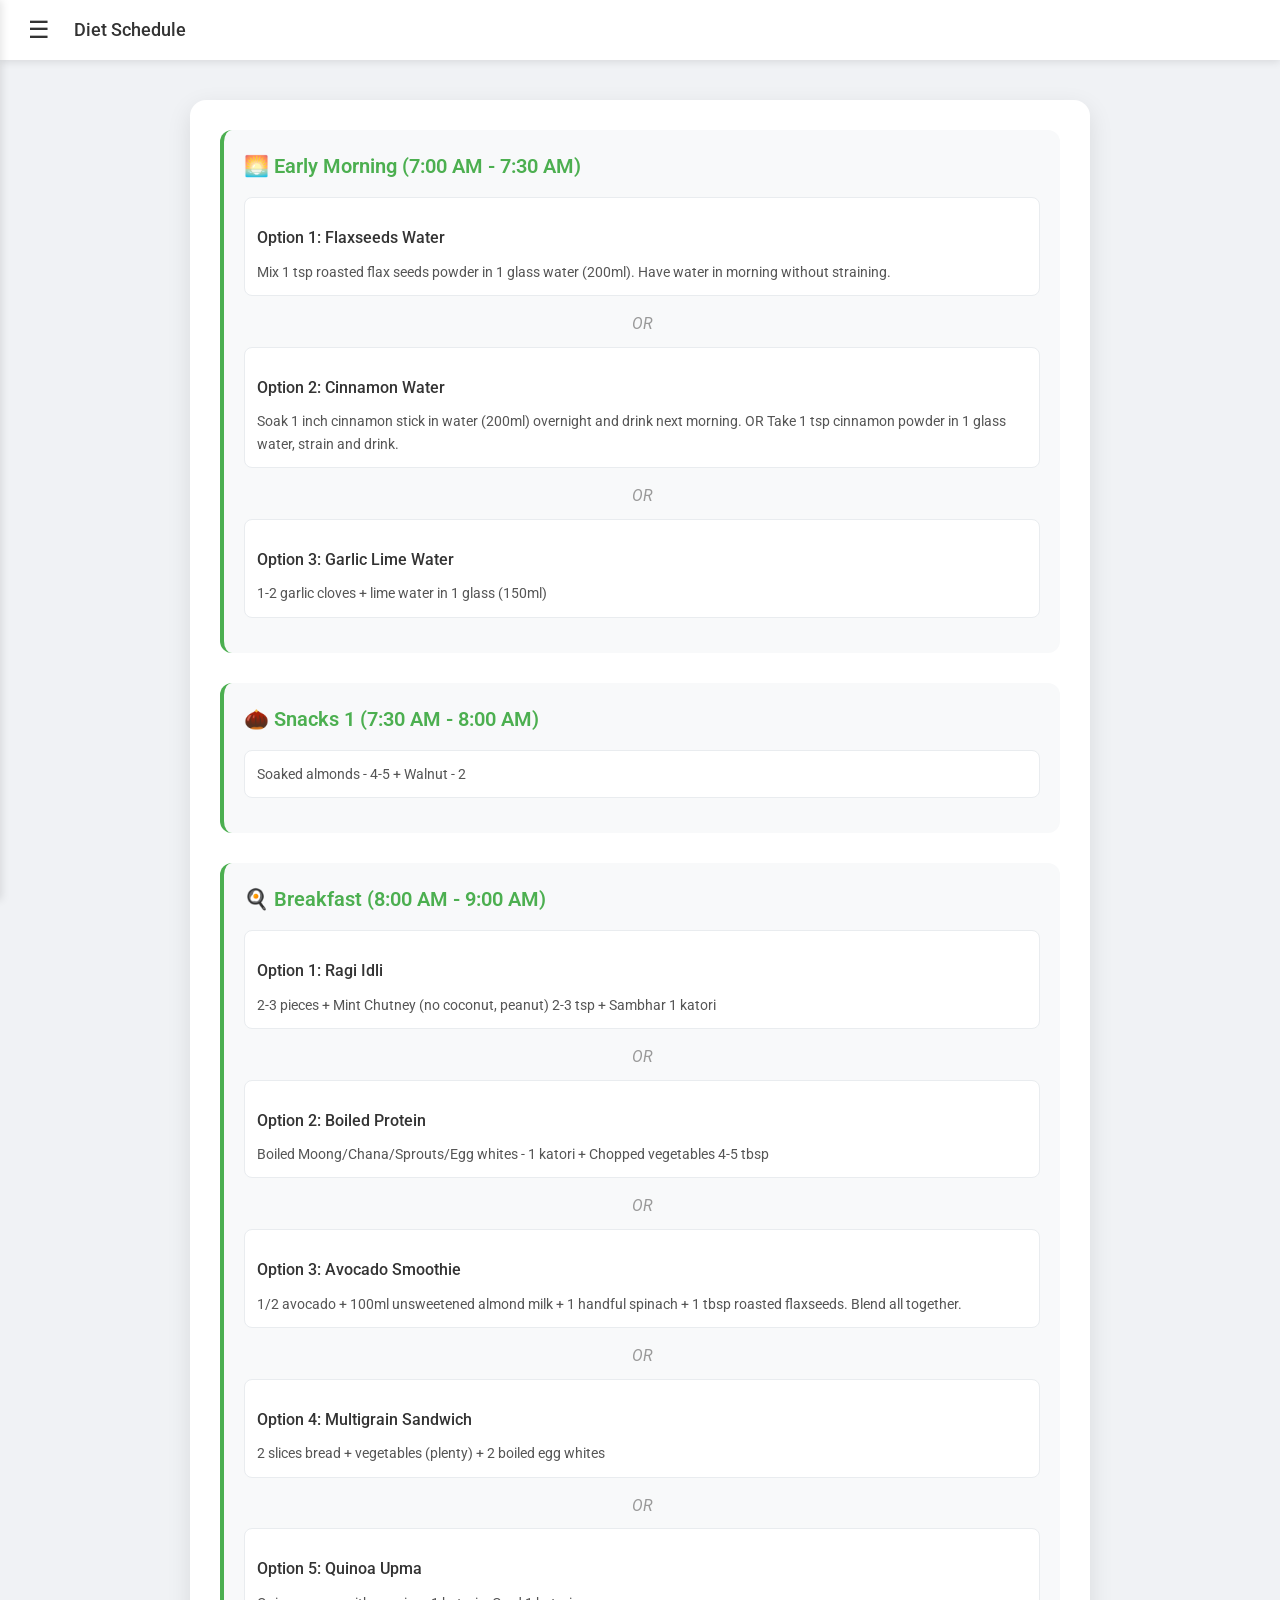
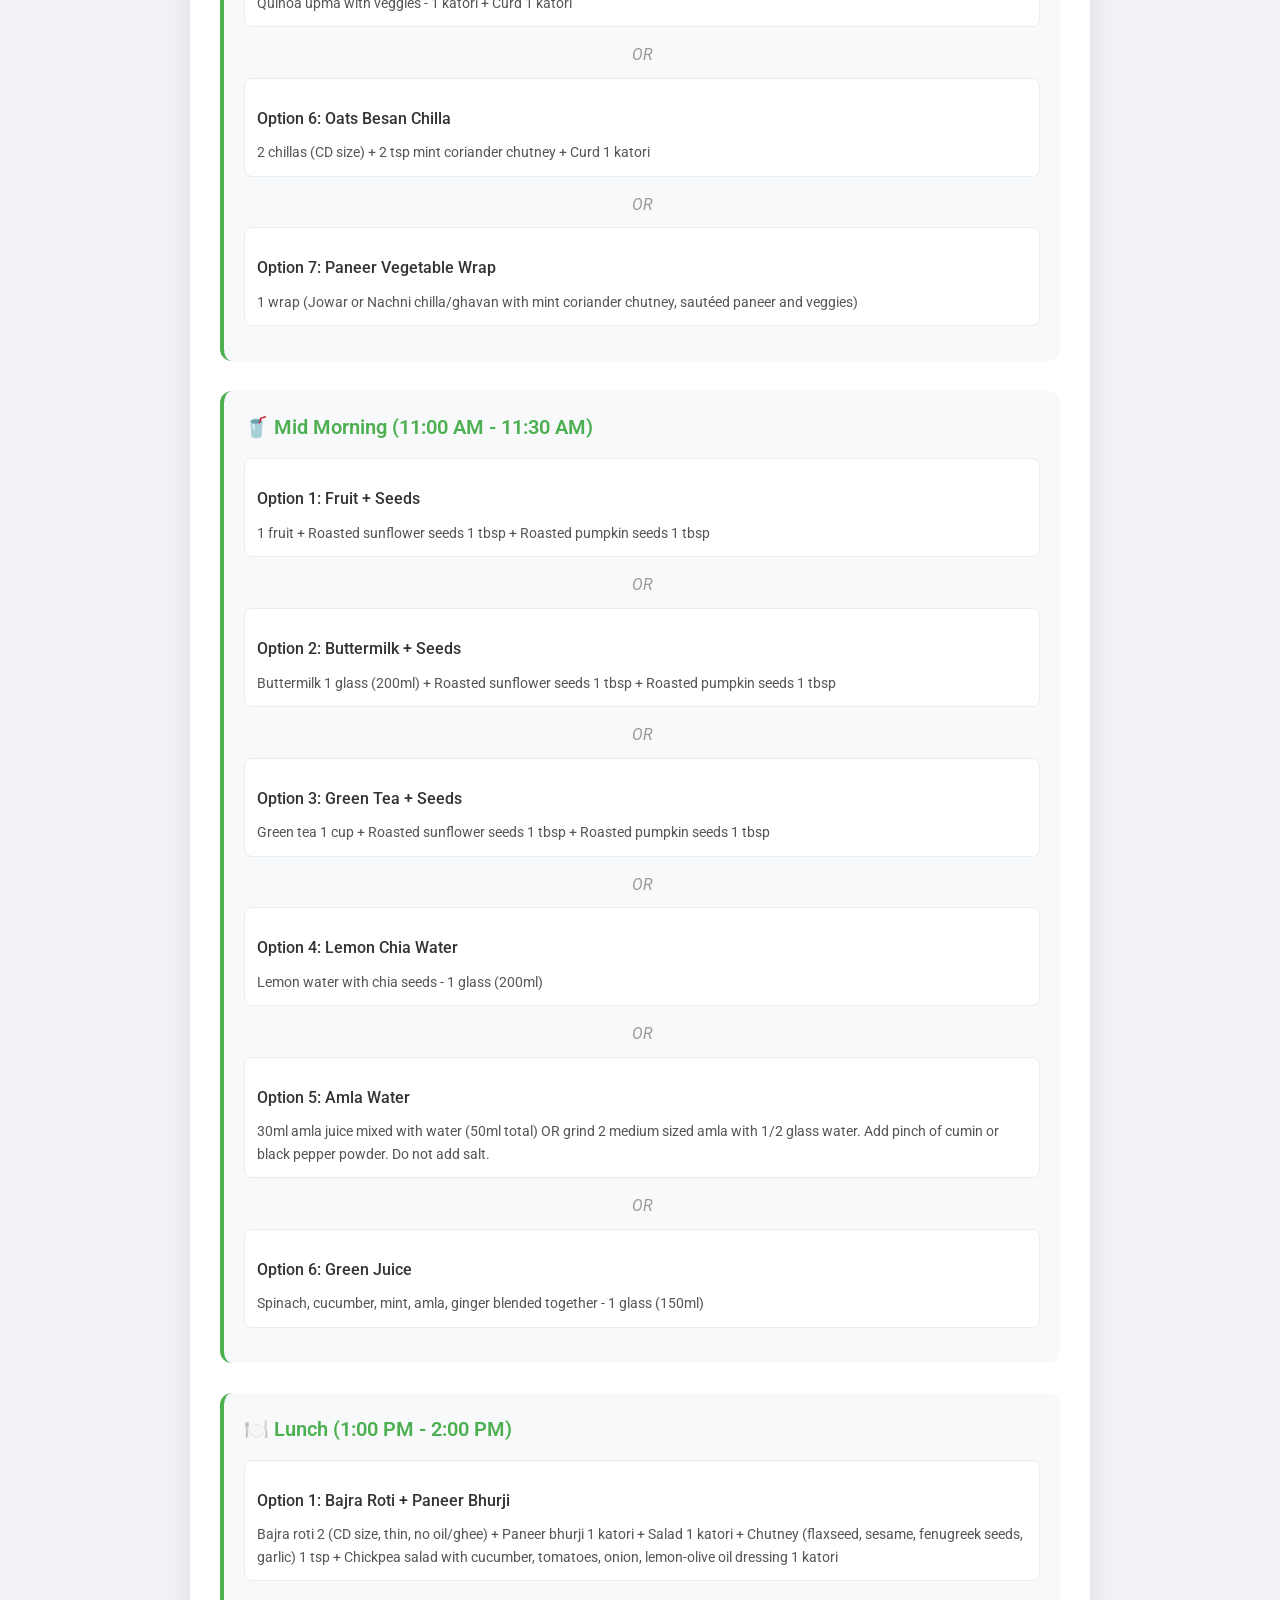
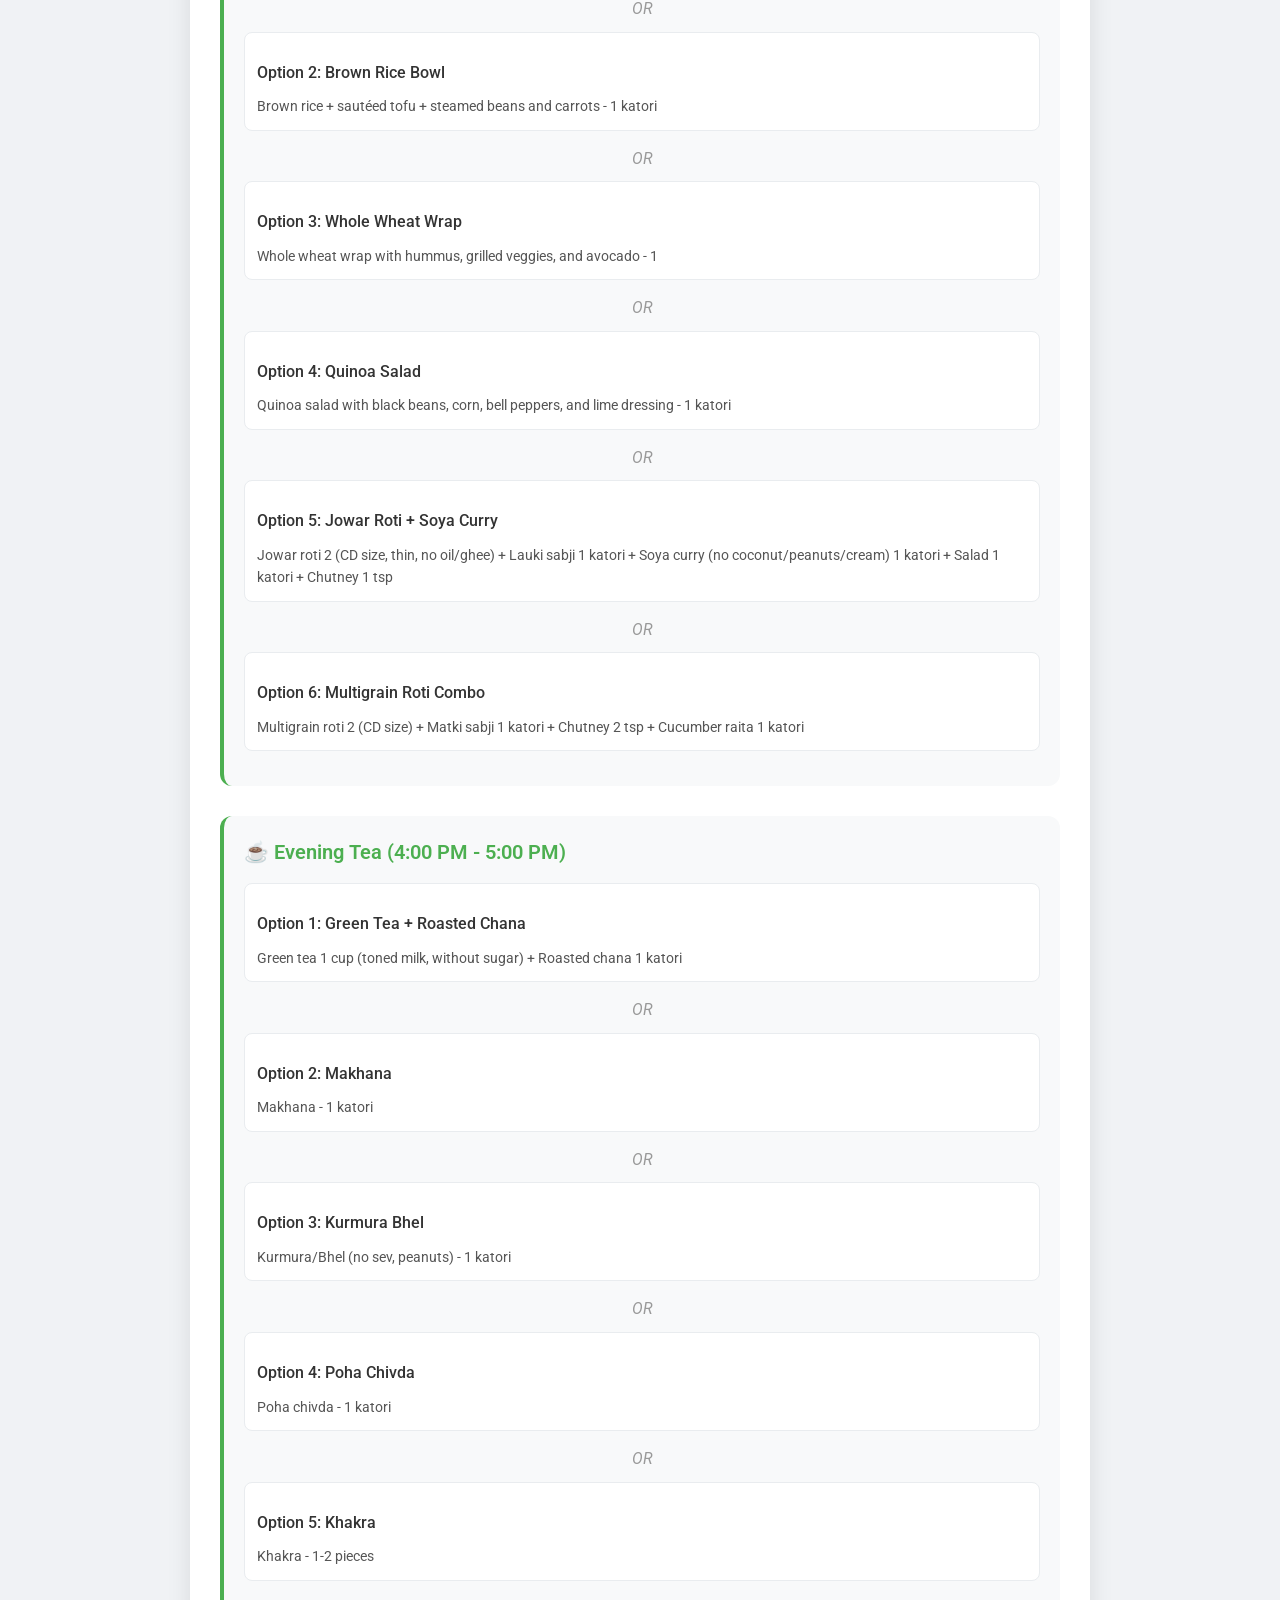
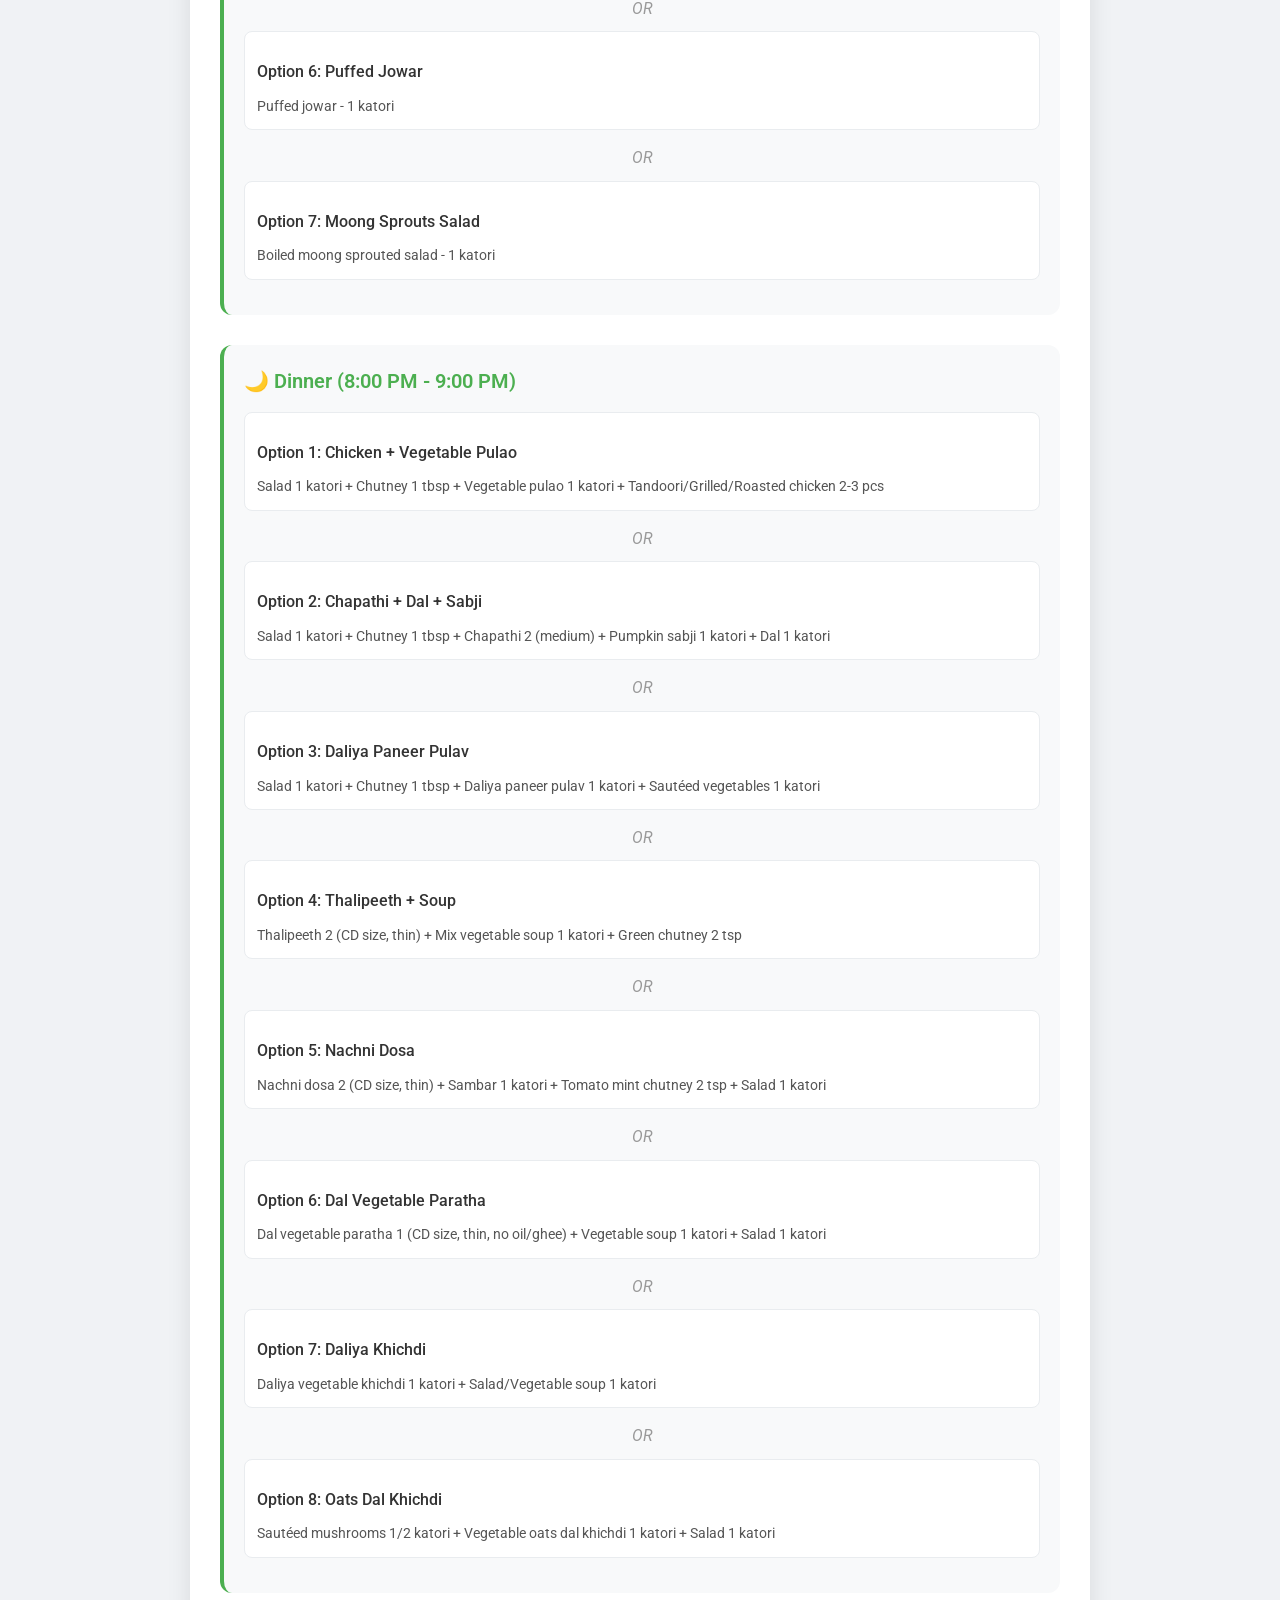
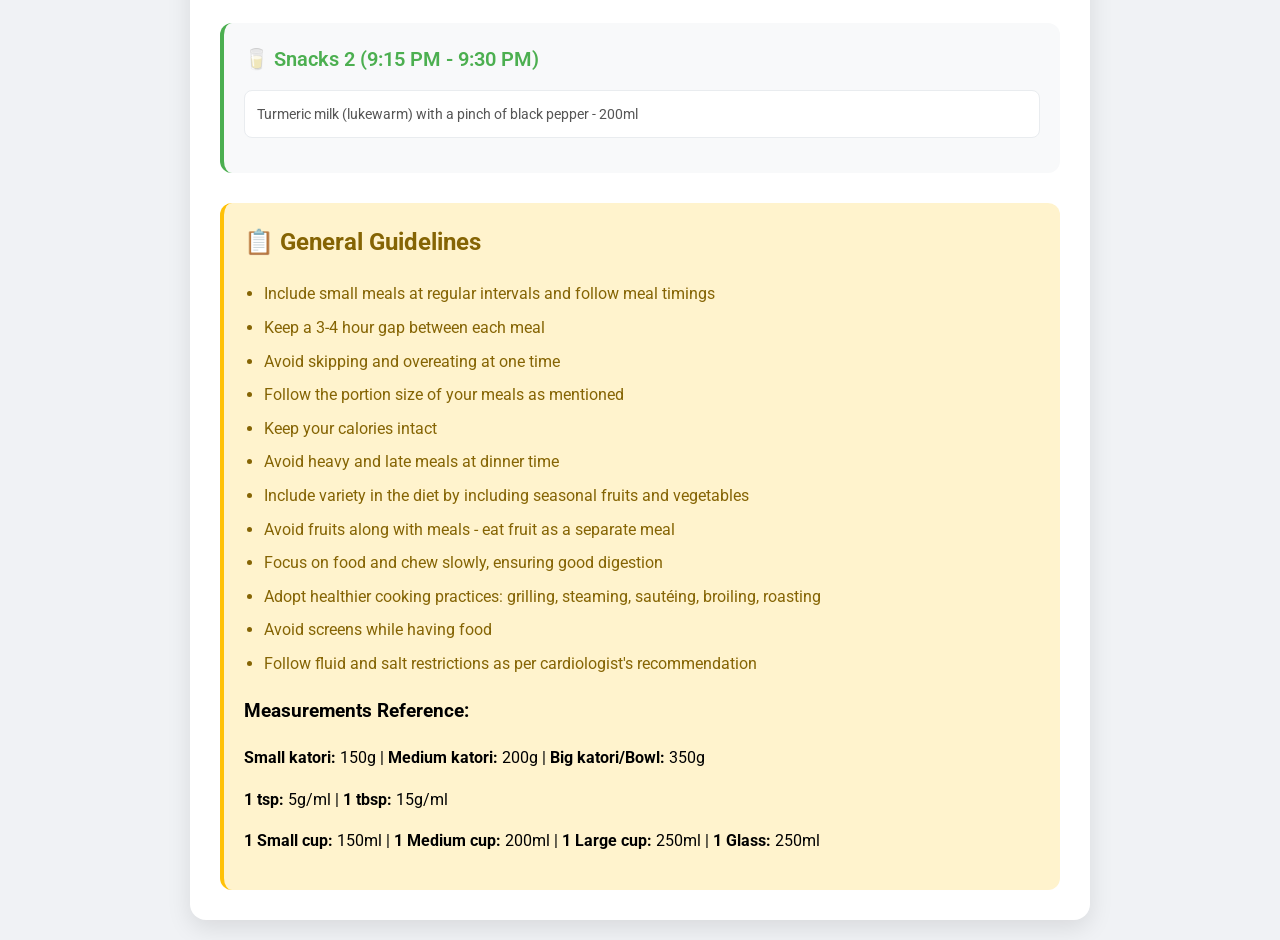
<file: index.html>
<!DOCTYPE html>
<html lang="en">

<head>
    <meta charset="UTF-8">
    <meta name="viewport" content="width=device-width, initial-scale=1.0">
    <link rel="manifest" href="site.webmanifest">
    <title>Diet Schedule</title>

    <!-- Icons -->
    <link rel="icon" href="favicon.ico" sizes="any">
    <link rel="icon" href="icon-192.png" type="image/png" sizes="192x192">
    <link rel="apple-touch-icon" href="apple-touch-icon.png">

    <!-- Shared Styles -->
    <link rel="stylesheet" href="styles.css">

    <!-- Page-specific Styles -->
    <style>
        .patient-info {
            background-color: #4CAF50;
            color: white;
            padding: 20px;
            border-radius: 12px;
            margin-bottom: 30px;
        }

        .patient-info h2 {
            margin: 0 0 15px 0;
            font-size: 24px;
        }

        .patient-info p {
            margin: 5px 0;
            font-size: 14px;
        }

        .patient-info strong {
            font-weight: 600;
        }
    </style>
</head>

<body>
    <!-- Header -->
    <div class="header">
        <button class="menu-btn" id="menuBtn" aria-label="Open menu">☰</button>
        <div class="header-title">Diet Schedule</div>
    </div>

    <!-- Sidebar Navigation -->
    <div class="sidebar" id="sidebar">
        <div class="sidebar-header">
            <h2>Menu</h2>
        </div>
        <nav>
            <ul class="sidebar-nav">
                <li><a href="index.html" class="active">Schedule</a></li>
                <li><a href="recipes.html">Recipes</a></li>
                <li><a href="settings.html">Settings</a></li>
            </ul>
        </nav>
    </div>

    <!-- Overlay (for closing sidebar) -->
    <div class="overlay" id="overlay"></div>

    <!-- Main Content -->
    <div class="content">
        <div class="container">
            <!-- Early Morning -->
            <div class="meal-section">
                <h2>🌅 Early Morning (7:00 AM - 7:30 AM)</h2>

                <div class="meal-option">
                    <h3>Option 1: Flaxseeds Water</h3>
                    <p>Mix 1 tsp roasted flax seeds powder in 1 glass water (200ml). Have water in morning without straining.</p>
                </div>
                <div class="or-divider">OR</div>

                <div class="meal-option">
                    <h3>Option 2: Cinnamon Water</h3>
                    <p>Soak 1 inch cinnamon stick in water (200ml) overnight and drink next morning. OR Take 1 tsp cinnamon powder in 1 glass water, strain and drink.</p>
                </div>
                <div class="or-divider">OR</div>

                <div class="meal-option">
                    <h3>Option 3: Garlic Lime Water</h3>
                    <p>1-2 garlic cloves + lime water in 1 glass (150ml)</p>
                </div>
            </div>

            <!-- Snacks 1 -->
            <div class="meal-section">
                <h2>🌰 Snacks 1 (7:30 AM - 8:00 AM)</h2>
                <div class="meal-option">
                    <p>Soaked almonds - 4-5 + Walnut - 2</p>
                </div>
            </div>

            <!-- Breakfast -->
            <div class="meal-section">
                <h2>🍳 Breakfast (8:00 AM - 9:00 AM)</h2>

                <div class="meal-option">
                    <h3>Option 1: Ragi Idli</h3>
                    <p>2-3 pieces + Mint Chutney (no coconut, peanut) 2-3 tsp + Sambhar 1 katori</p>
                </div>
                <div class="or-divider">OR</div>

                <div class="meal-option">
                    <h3>Option 2: Boiled Protein</h3>
                    <p>Boiled Moong/Chana/Sprouts/Egg whites - 1 katori + Chopped vegetables 4-5 tbsp</p>
                </div>
                <div class="or-divider">OR</div>

                <div class="meal-option">
                    <h3>Option 3: Avocado Smoothie</h3>
                    <p>1/2 avocado + 100ml unsweetened almond milk + 1 handful spinach + 1 tbsp roasted flaxseeds. Blend all together.</p>
                </div>
                <div class="or-divider">OR</div>

                <div class="meal-option">
                    <h3>Option 4: Multigrain Sandwich</h3>
                    <p>2 slices bread + vegetables (plenty) + 2 boiled egg whites</p>
                </div>
                <div class="or-divider">OR</div>

                <div class="meal-option">
                    <h3>Option 5: Quinoa Upma</h3>
                    <p>Quinoa upma with veggies - 1 katori + Curd 1 katori</p>
                </div>
                <div class="or-divider">OR</div>

                <div class="meal-option">
                    <h3>Option 6: Oats Besan Chilla</h3>
                    <p>2 chillas (CD size) + 2 tsp mint coriander chutney + Curd 1 katori</p>
                </div>
                <div class="or-divider">OR</div>

                <div class="meal-option">
                    <h3>Option 7: Paneer Vegetable Wrap</h3>
                    <p>1 wrap (Jowar or Nachni chilla/ghavan with mint coriander chutney, sautéed paneer and veggies)</p>
                </div>
            </div>

            <!-- Mid Morning -->
            <div class="meal-section">
                <h2>🥤 Mid Morning (11:00 AM - 11:30 AM)</h2>

                <div class="meal-option">
                    <h3>Option 1: Fruit + Seeds</h3>
                    <p>1 fruit + Roasted sunflower seeds 1 tbsp + Roasted pumpkin seeds 1 tbsp</p>
                </div>
                <div class="or-divider">OR</div>

                <div class="meal-option">
                    <h3>Option 2: Buttermilk + Seeds</h3>
                    <p>Buttermilk 1 glass (200ml) + Roasted sunflower seeds 1 tbsp + Roasted pumpkin seeds 1 tbsp</p>
                </div>
                <div class="or-divider">OR</div>

                <div class="meal-option">
                    <h3>Option 3: Green Tea + Seeds</h3>
                    <p>Green tea 1 cup + Roasted sunflower seeds 1 tbsp + Roasted pumpkin seeds 1 tbsp</p>
                </div>
                <div class="or-divider">OR</div>

                <div class="meal-option">
                    <h3>Option 4: Lemon Chia Water</h3>
                    <p>Lemon water with chia seeds - 1 glass (200ml)</p>
                </div>
                <div class="or-divider">OR</div>

                <div class="meal-option">
                    <h3>Option 5: Amla Water</h3>
                    <p>30ml amla juice mixed with water (50ml total) OR grind 2 medium sized amla with 1/2 glass water. Add pinch of cumin or black pepper powder. Do not add salt.</p>
                </div>
                <div class="or-divider">OR</div>

                <div class="meal-option">
                    <h3>Option 6: Green Juice</h3>
                    <p>Spinach, cucumber, mint, amla, ginger blended together - 1 glass (150ml)</p>
                </div>
            </div>

            <!-- Lunch -->
            <div class="meal-section">
                <h2>🍽️ Lunch (1:00 PM - 2:00 PM)</h2>

                <div class="meal-option">
                    <h3>Option 1: Bajra Roti + Paneer Bhurji</h3>
                    <p>Bajra roti 2 (CD size, thin, no oil/ghee) + Paneer bhurji 1 katori + Salad 1 katori + Chutney (flaxseed, sesame, fenugreek seeds, garlic) 1 tsp + Chickpea salad with cucumber, tomatoes, onion, lemon-olive oil dressing 1 katori</p>
                </div>
                <div class="or-divider">OR</div>

                <div class="meal-option">
                    <h3>Option 2: Brown Rice Bowl</h3>
                    <p>Brown rice + sautéed tofu + steamed beans and carrots - 1 katori</p>
                </div>
                <div class="or-divider">OR</div>

                <div class="meal-option">
                    <h3>Option 3: Whole Wheat Wrap</h3>
                    <p>Whole wheat wrap with hummus, grilled veggies, and avocado - 1</p>
                </div>
                <div class="or-divider">OR</div>

                <div class="meal-option">
                    <h3>Option 4: Quinoa Salad</h3>
                    <p>Quinoa salad with black beans, corn, bell peppers, and lime dressing - 1 katori</p>
                </div>
                <div class="or-divider">OR</div>

                <div class="meal-option">
                    <h3>Option 5: Jowar Roti + Soya Curry</h3>
                    <p>Jowar roti 2 (CD size, thin, no oil/ghee) + Lauki sabji 1 katori + Soya curry (no coconut/peanuts/cream) 1 katori + Salad 1 katori + Chutney 1 tsp</p>
                </div>
                <div class="or-divider">OR</div>

                <div class="meal-option">
                    <h3>Option 6: Multigrain Roti Combo</h3>
                    <p>Multigrain roti 2 (CD size) + Matki sabji 1 katori + Chutney 2 tsp + Cucumber raita 1 katori</p>
                </div>
            </div>

            <!-- Evening Tea -->
            <div class="meal-section">
                <h2>☕ Evening Tea (4:00 PM - 5:00 PM)</h2>

                <div class="meal-option">
                    <h3>Option 1: Green Tea + Roasted Chana</h3>
                    <p>Green tea 1 cup (toned milk, without sugar) + Roasted chana 1 katori</p>
                </div>
                <div class="or-divider">OR</div>

                <div class="meal-option">
                    <h3>Option 2: Makhana</h3>
                    <p>Makhana - 1 katori</p>
                </div>
                <div class="or-divider">OR</div>

                <div class="meal-option">
                    <h3>Option 3: Kurmura Bhel</h3>
                    <p>Kurmura/Bhel (no sev, peanuts) - 1 katori</p>
                </div>
                <div class="or-divider">OR</div>

                <div class="meal-option">
                    <h3>Option 4: Poha Chivda</h3>
                    <p>Poha chivda - 1 katori</p>
                </div>
                <div class="or-divider">OR</div>

                <div class="meal-option">
                    <h3>Option 5: Khakra</h3>
                    <p>Khakra - 1-2 pieces</p>
                </div>
                <div class="or-divider">OR</div>

                <div class="meal-option">
                    <h3>Option 6: Puffed Jowar</h3>
                    <p>Puffed jowar - 1 katori</p>
                </div>
                <div class="or-divider">OR</div>

                <div class="meal-option">
                    <h3>Option 7: Moong Sprouts Salad</h3>
                    <p>Boiled moong sprouted salad - 1 katori</p>
                </div>
            </div>

            <!-- Dinner -->
            <div class="meal-section">
                <h2>🌙 Dinner (8:00 PM - 9:00 PM)</h2>

                <div class="meal-option">
                    <h3>Option 1: Chicken + Vegetable Pulao</h3>
                    <p>Salad 1 katori + Chutney 1 tbsp + Vegetable pulao 1 katori + Tandoori/Grilled/Roasted chicken 2-3 pcs</p>
                </div>
                <div class="or-divider">OR</div>

                <div class="meal-option">
                    <h3>Option 2: Chapathi + Dal + Sabji</h3>
                    <p>Salad 1 katori + Chutney 1 tbsp + Chapathi 2 (medium) + Pumpkin sabji 1 katori + Dal 1 katori</p>
                </div>
                <div class="or-divider">OR</div>

                <div class="meal-option">
                    <h3>Option 3: Daliya Paneer Pulav</h3>
                    <p>Salad 1 katori + Chutney 1 tbsp + Daliya paneer pulav 1 katori + Sautéed vegetables 1 katori</p>
                </div>
                <div class="or-divider">OR</div>

                <div class="meal-option">
                    <h3>Option 4: Thalipeeth + Soup</h3>
                    <p>Thalipeeth 2 (CD size, thin) + Mix vegetable soup 1 katori + Green chutney 2 tsp</p>
                </div>
                <div class="or-divider">OR</div>

                <div class="meal-option">
                    <h3>Option 5: Nachni Dosa</h3>
                    <p>Nachni dosa 2 (CD size, thin) + Sambar 1 katori + Tomato mint chutney 2 tsp + Salad 1 katori</p>
                </div>
                <div class="or-divider">OR</div>

                <div class="meal-option">
                    <h3>Option 6: Dal Vegetable Paratha</h3>
                    <p>Dal vegetable paratha 1 (CD size, thin, no oil/ghee) + Vegetable soup 1 katori + Salad 1 katori</p>
                </div>
                <div class="or-divider">OR</div>

                <div class="meal-option">
                    <h3>Option 7: Daliya Khichdi</h3>
                    <p>Daliya vegetable khichdi 1 katori + Salad/Vegetable soup 1 katori</p>
                </div>
                <div class="or-divider">OR</div>

                <div class="meal-option">
                    <h3>Option 8: Oats Dal Khichdi</h3>
                    <p>Sautéed mushrooms 1/2 katori + Vegetable oats dal khichdi 1 katori + Salad 1 katori</p>
                </div>
            </div>

            <!-- Snacks 2 -->
            <div class="meal-section">
                <h2>🥛 Snacks 2 (9:15 PM - 9:30 PM)</h2>
                <div class="meal-option">
                    <p>Turmeric milk (lukewarm) with a pinch of black pepper - 200ml</p>
                </div>
            </div>

            <!-- Dietary Guidelines -->
            <div class="guidelines">
                <h2>📋 General Guidelines</h2>
                <ul>
                    <li>Include small meals at regular intervals and follow meal timings</li>
                    <li>Keep a 3-4 hour gap between each meal</li>
                    <li>Avoid skipping and overeating at one time</li>
                    <li>Follow the portion size of your meals as mentioned</li>
                    <li>Keep your calories intact</li>
                    <li>Avoid heavy and late meals at dinner time</li>
                    <li>Include variety in the diet by including seasonal fruits and vegetables</li>
                    <li>Avoid fruits along with meals - eat fruit as a separate meal</li>
                    <li>Focus on food and chew slowly, ensuring good digestion</li>
                    <li>Adopt healthier cooking practices: grilling, steaming, sautéing, broiling, roasting</li>
                    <li>Avoid screens while having food</li>
                    <li>Follow fluid and salt restrictions as per cardiologist's recommendation</li>
                </ul>

                <h3 style="margin-top: 20px;">Measurements Reference:</h3>
                <p><strong>Small katori:</strong> 150g | <strong>Medium katori:</strong> 200g | <strong>Big katori/Bowl:</strong> 350g</p>
                <p><strong>1 tsp:</strong> 5g/ml | <strong>1 tbsp:</strong> 15g/ml</p>
                <p><strong>1 Small cup:</strong> 150ml | <strong>1 Medium cup:</strong> 200ml | <strong>1 Large cup:</strong> 250ml | <strong>1 Glass:</strong> 250ml</p>
            </div>

            <!-- Install Button -->
            <button id="installBtn" style="display: none;">Install App</button>
        </div>
    </div>

    <!-- Shared App Functionality -->
    <script src="app.js"></script>
    <script src="notifications.js"></script>
</body>

</html>
</file>
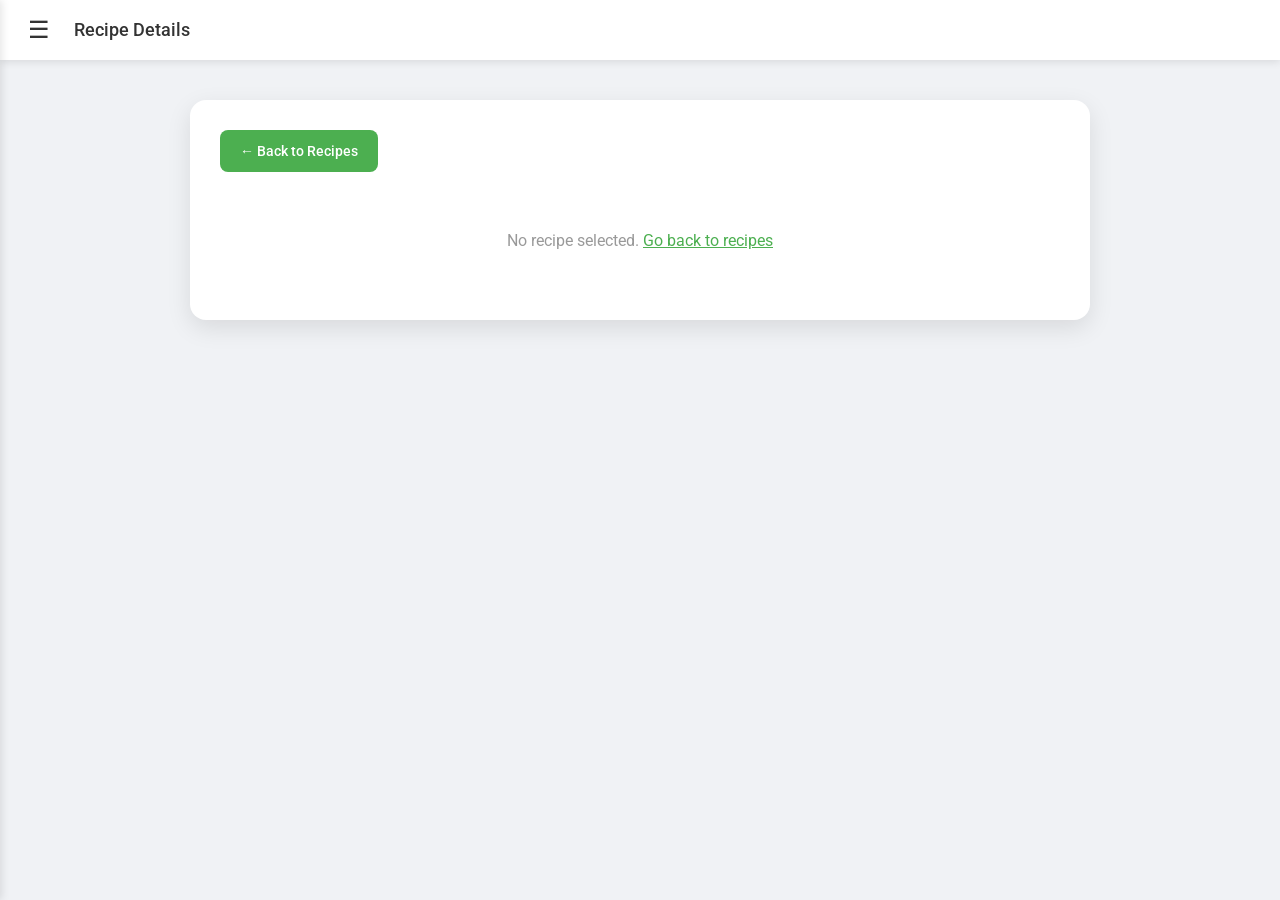
<file: recipe-detail.html>
<!DOCTYPE html>
<html lang="en">

<head>
    <meta charset="UTF-8">
    <meta name="viewport" content="width=device-width, initial-scale=1.0">
    <link rel="manifest" href="site.webmanifest">
    <title>Recipe Detail</title>

    <!-- Icons -->
    <link rel="icon" href="favicon.ico" sizes="any">
    <link rel="icon" href="icon-192.png" type="image/png" sizes="192x192">
    <link rel="apple-touch-icon" href="apple-touch-icon.png">

    <!-- Shared Styles -->
    <link rel="stylesheet" href="styles.css">
</head>

<body>
    <!-- Header -->
    <div class="header">
        <button class="menu-btn" id="menuBtn" aria-label="Open menu">☰</button>
        <div class="header-title">Recipe Details</div>
    </div>

    <!-- Sidebar Navigation -->
    <div class="sidebar" id="sidebar">
        <div class="sidebar-header">
            <h2>Menu</h2>
        </div>
        <nav>
            <ul class="sidebar-nav">
                <li><a href="index.html">Schedule</a></li>
                <li><a href="recipes.html" class="active">Recipes</a></li>
                <li><a href="settings.html">Settings</a></li>
            </ul>
        </nav>
    </div>

    <!-- Overlay (for closing sidebar) -->
    <div class="overlay" id="overlay"></div>

    <!-- Main Content -->
    <div class="content">
        <div class="container">
            <a href="recipes.html" class="back-btn">← Back to Recipes</a>

            <div class="recipe-detail" id="recipeDetail">
                <!-- Recipe content will be dynamically inserted here -->
            </div>

            <!-- Install Button -->
            <button id="installBtn" style="display: none;">Install App</button>
        </div>
    </div>

    <!-- Shared App Functionality -->
    <script src="app.js"></script>
    <script src="notifications.js"></script>
    <!-- Recipe Data -->
    <script src="recipes.js"></script>

    <!-- Page-specific JavaScript -->
    <script>
        /**
         * Recipe Detail Page Logic with Favorites
         */

        const recipeDetail = document.getElementById('recipeDetail');

        // ============================================================================
        // Favorites Management
        // ============================================================================

        /**
         * Get favorites from localStorage
         */
        function getFavorites() {
            const favorites = localStorage.getItem('favoriteRecipes');
            return favorites ? JSON.parse(favorites) : [];
        }

        /**
         * Save favorites to localStorage
         */
        function saveFavorites(favorites) {
            localStorage.setItem('favoriteRecipes', JSON.stringify(favorites));
        }

        /**
         * Toggle favorite status
         */
        function toggleFavorite(recipeId) {
            const favorites = getFavorites();
            const index = favorites.indexOf(recipeId);

            if (index > -1) {
                favorites.splice(index, 1);
            } else {
                favorites.push(recipeId);
            }

            saveFavorites(favorites);
            renderRecipeDetail(); // Re-render to update button
        }

        /**
         * Check if recipe is favorited
         */
        function isFavorited(recipeId) {
            return getFavorites().includes(recipeId);
        }

        // ============================================================================
        // Rendering
        // ============================================================================

        /**
         * Render recipe details
         */
        function renderRecipeDetail() {
            // Get recipe ID from sessionStorage
            const recipeId = sessionStorage.getItem('currentRecipeId');

            if (!recipeId) {
                recipeDetail.innerHTML = `
                    <p style="text-align: center; color: #999;">
                        No recipe selected. <a href="recipes.html" style="color: #4CAF50;">Go back to recipes</a>
                    </p>
                `;
                return;
            }

            // Get recipe data
            const recipe = getRecipeById(recipeId);

            if (!recipe) {
                recipeDetail.innerHTML = `
                    <p style="text-align: center; color: #999;">
                        Recipe not found. <a href="recipes.html" style="color: #4CAF50;">Go back to recipes</a>
                    </p>
                `;
                return;
            }

            const favorited = isFavorited(recipeId);

            // Render recipe
            recipeDetail.innerHTML = `
                <div style="display: flex; justify-content: space-between; align-items: flex-start; margin-bottom: 20px;">
                    <div>
                        <span class="recipe-category category-${recipe.category}">
                            ${recipe.category.charAt(0).toUpperCase() + recipe.category.slice(1)}
                        </span>
                        <h1 style="margin-top: 10px;">${recipe.name}</h1>
                    </div>
                    <button
                        onclick="toggleFavorite('${recipeId}')"
                        style="
                            background: none;
                            border: 2px solid ${favorited ? '#FF6B6B' : '#ddd'};
                            border-radius: 50%;
                            width: 60px;
                            height: 60px;
                            font-size: 28px;
                            cursor: pointer;
                            transition: all 0.3s ease;
                            flex-shrink: 0;
                        "
                        aria-label="${favorited ? 'Remove from favorites' : 'Add to favorites'}"
                        onmouseover="this.style.transform='scale(1.1)'"
                        onmouseout="this.style.transform='scale(1)'"
                    >
                        ${favorited ? '❤️' : '🤍'}
                    </button>
                </div>

                <div class="ingredients">
                    <h2>🥗 Ingredients</h2>
                    <ul>
                        ${recipe.ingredients.map(ingredient => `
                            <li>${ingredient}</li>
                        `).join('')}
                    </ul>
                </div>

                <div class="instructions">
                    <h2>👩‍🍳 Instructions</h2>
                    <ol>
                        ${recipe.instructions.map(instruction => `
                            <li>${instruction}</li>
                        `).join('')}
                    </ol>
                </div>
            `;
        }

        // Render recipe on page load
        renderRecipeDetail();
    </script>
</body>

</html>
</file>
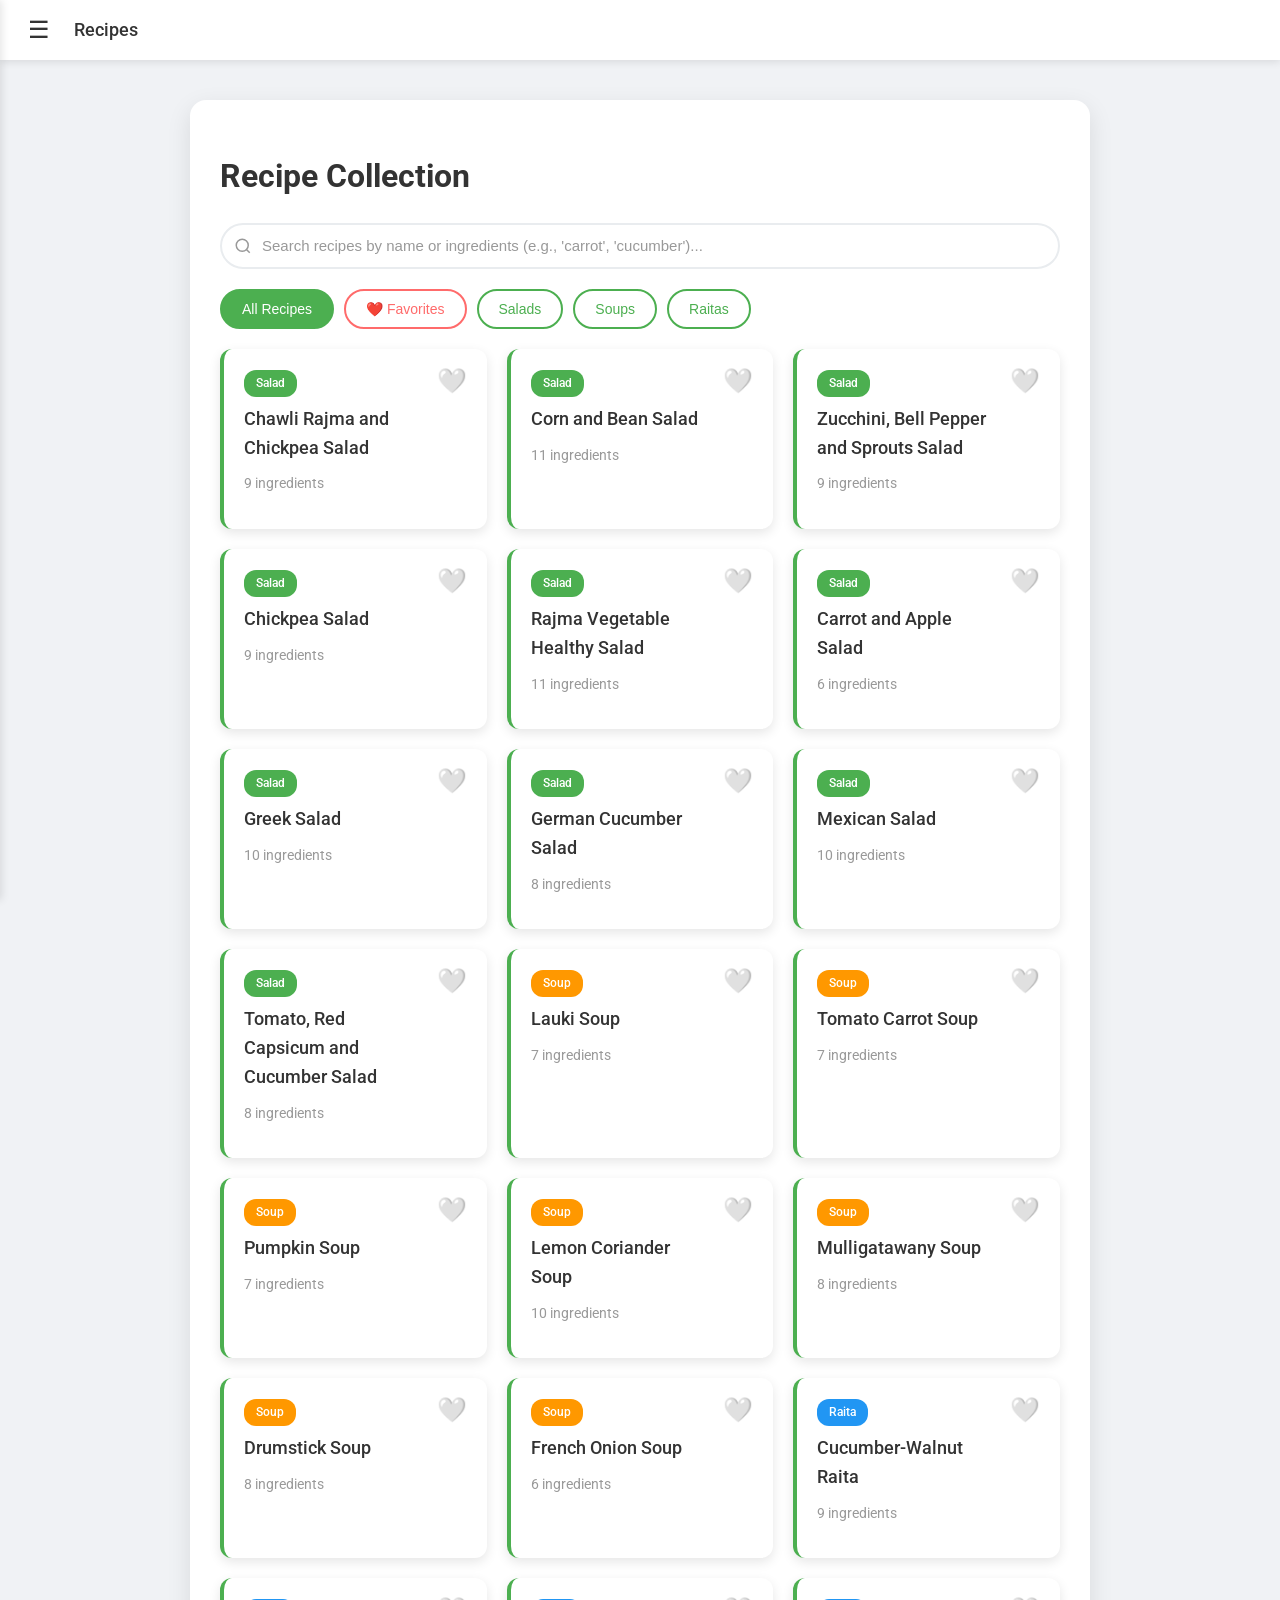
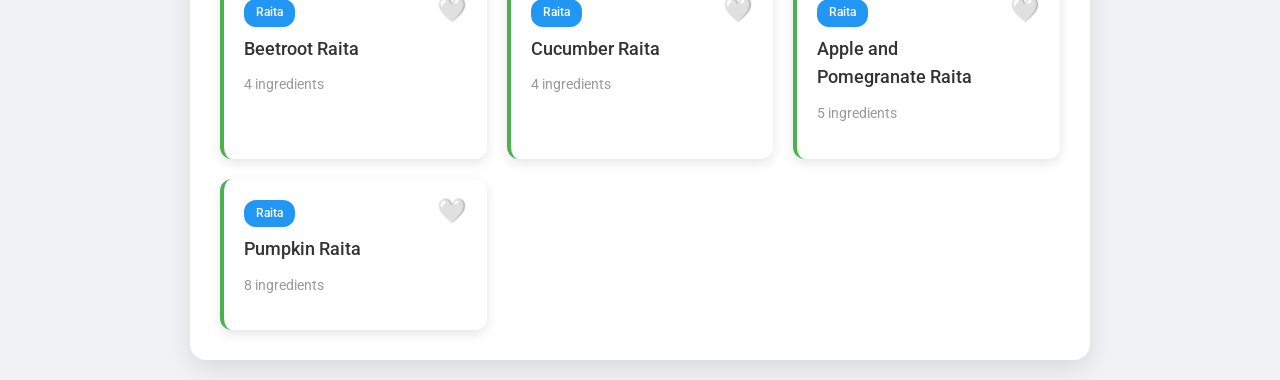
<file: recipes.html>
<!DOCTYPE html>
<html lang="en">

<head>
    <meta charset="UTF-8">
    <meta name="viewport" content="width=device-width, initial-scale=1.0">
    <link rel="manifest" href="site.webmanifest">
    <title>Recipes</title>

    <!-- Icons -->
    <link rel="icon" href="favicon.ico" sizes="any">
    <link rel="icon" href="icon-192.png" type="image/png" sizes="192x192">
    <link rel="apple-touch-icon" href="apple-touch-icon.png">

    <!-- Shared Styles -->
    <link rel="stylesheet" href="styles.css">
</head>

<body>
    <!-- Header -->
    <div class="header">
        <button class="menu-btn" id="menuBtn" aria-label="Open menu">☰</button>
        <div class="header-title">Recipes</div>
    </div>

    <!-- Sidebar Navigation -->
    <div class="sidebar" id="sidebar">
        <div class="sidebar-header">
            <h2>Menu</h2>
        </div>
        <nav>
            <ul class="sidebar-nav">
                <li><a href="index.html">Schedule</a></li>
                <li><a href="recipes.html" class="active">Recipes</a></li>
                <li><a href="settings.html">Settings</a></li>
            </ul>
        </nav>
    </div>

    <!-- Overlay (for closing sidebar) -->
    <div class="overlay" id="overlay"></div>

    <!-- Main Content -->
    <div class="content">
        <div class="container">
            <h1 style="margin-bottom: 20px; color: #333;">Recipe Collection</h1>

            <!-- Search Bar -->
            <div class="search-container">
                <input
                    type="text"
                    class="search-bar"
                    id="searchBar"
                    placeholder="Search recipes by name or ingredients (e.g., 'carrot', 'cucumber')..."
                    aria-label="Search recipes"
                >
            </div>

            <!-- Category Filter -->
            <div class="category-filter">
                <button class="filter-btn active" data-category="all">All Recipes</button>
                <button class="filter-btn favorites" data-category="favorites">❤️ Favorites</button>
                <button class="filter-btn" data-category="salad">Salads</button>
                <button class="filter-btn" data-category="soup">Soups</button>
                <button class="filter-btn" data-category="raita">Raitas</button>
            </div>

            <!-- Recipe Grid -->
            <div class="recipe-grid" id="recipeGrid">
                <!-- Recipes will be dynamically inserted here -->
            </div>

            <!-- Install Button -->
            <button id="installBtn" style="display: none;">Install App</button>
        </div>
    </div>

    <!-- Shared App Functionality -->
    <script src="app.js"></script>
    <script src="notifications.js"></script>
    <!-- Recipe Data -->
    <script src="recipes.js"></script>

    <!-- Page-specific JavaScript -->
    <script>
        /**
         * Recipe Index Page Logic with Search and Favorites
         */

        let currentCategory = 'all';
        let currentSearchQuery = '';

        // DOM Elements
        const recipeGrid = document.getElementById('recipeGrid');
        const searchBar = document.getElementById('searchBar');
        const filterButtons = document.querySelectorAll('.filter-btn');

        // ============================================================================
        // Favorites Management
        // ============================================================================

        /**
         * Get favorites from localStorage
         */
        function getFavorites() {
            const favorites = localStorage.getItem('favoriteRecipes');
            return favorites ? JSON.parse(favorites) : [];
        }

        /**
         * Save favorites to localStorage
         */
        function saveFavorites(favorites) {
            localStorage.setItem('favoriteRecipes', JSON.stringify(favorites));
        }

        /**
         * Toggle favorite status
         */
        function toggleFavorite(recipeId, event) {
            event.stopPropagation(); // Prevent opening recipe

            const favorites = getFavorites();
            const index = favorites.indexOf(recipeId);

            if (index > -1) {
                favorites.splice(index, 1);
            } else {
                favorites.push(recipeId);
            }

            saveFavorites(favorites);
            renderRecipes(currentCategory, currentSearchQuery);
        }

        /**
         * Check if recipe is favorited
         */
        function isFavorited(recipeId) {
            return getFavorites().includes(recipeId);
        }

        // ============================================================================
        // Search Functionality
        // ============================================================================

        /**
         * Search recipes with smart ranking
         * Priority: Title match > Ingredient match
         */
        function searchRecipes(query) {
            if (!query || query.trim() === '') {
                return RECIPES;
            }

            const searchTerm = query.toLowerCase().trim();
            const results = [];

            RECIPES.forEach(recipe => {
                let score = 0;
                let matchType = '';

                // Check title match (highest priority)
                if (recipe.name.toLowerCase().includes(searchTerm)) {
                    score = 100;
                    matchType = 'title';
                }
                // Check ingredient match (lower priority)
                else {
                    const ingredientMatch = recipe.ingredients.some(ingredient =>
                        ingredient.toLowerCase().includes(searchTerm)
                    );
                    if (ingredientMatch) {
                        score = 50;
                        matchType = 'ingredient';
                    }
                }

                if (score > 0) {
                    results.push({ ...recipe, searchScore: score, matchType });
                }
            });

            // Sort by score (descending)
            return results.sort((a, b) => b.searchScore - a.searchScore);
        }

        /**
         * Filter recipes by category and favorites
         */
        function filterRecipesByCategory(recipes, category) {
            if (category === 'all') {
                return recipes;
            } else if (category === 'favorites') {
                const favorites = getFavorites();
                return recipes.filter(recipe => favorites.includes(recipe.id));
            } else {
                return recipes.filter(recipe => recipe.category === category);
            }
        }

        /**
         * Sort recipes - favorites first
         */
        function sortRecipes(recipes) {
            const favorites = getFavorites();
            return recipes.sort((a, b) => {
                const aFav = favorites.includes(a.id);
                const bFav = favorites.includes(b.id);

                if (aFav && !bFav) return -1;
                if (!aFav && bFav) return 1;
                return 0;
            });
        }

        // ============================================================================
        // Rendering
        // ============================================================================

        /**
         * Render recipes to the grid
         */
        function renderRecipes(category = 'all', searchQuery = '') {
            // Search first
            let recipes = searchQuery ? searchRecipes(searchQuery) : [...RECIPES];

            // Then filter by category
            recipes = filterRecipesByCategory(recipes, category);

            // Sort with favorites first ONLY when NOT searching
            // When searching, use search score ranking only
            if (!searchQuery) {
                recipes = sortRecipes(recipes);
            }

            if (recipes.length === 0) {
                const message = searchQuery
                    ? `No recipes found for "${searchQuery}"`
                    : category === 'favorites'
                        ? 'No favorite recipes yet. Click the ❤️ on any recipe to add it to favorites!'
                        : 'No recipes found in this category.';

                recipeGrid.innerHTML = `
                    <div class="no-results">
                        <h3>😕 ${message}</h3>
                        ${searchQuery ? '<p>Try searching with different keywords</p>' : ''}
                    </div>
                `;
                return;
            }

            recipeGrid.innerHTML = recipes.map(recipe => {
                const favorited = isFavorited(recipe.id);
                return `
                    <div class="recipe-card ${favorited ? 'favorited' : ''}" onclick="openRecipe('${recipe.id}')">
                        ${favorited ? '<span class="favorite-badge">Favorite</span>' : ''}
                        <div class="recipe-card-header">
                            <div>
                                <span class="recipe-category category-${recipe.category}">${recipe.category.charAt(0).toUpperCase() + recipe.category.slice(1)}</span>
                                <h3>${recipe.name}</h3>
                            </div>
                            <button
                                class="favorite-btn ${favorited ? 'favorited' : ''}"
                                onclick="toggleFavorite('${recipe.id}', event)"
                                aria-label="${favorited ? 'Remove from favorites' : 'Add to favorites'}"
                            >
                                ${favorited ? '❤️' : '🤍'}
                            </button>
                        </div>
                        <p style="color: #999; font-size: 14px; margin-top: 8px;">
                            ${recipe.ingredients.length} ingredients
                            ${recipe.matchType ? ` • Match: ${recipe.matchType}` : ''}
                        </p>
                    </div>
                `;
            }).join('');
        }

        /**
         * Open recipe detail page
         */
        function openRecipe(recipeId) {
            sessionStorage.setItem('currentRecipeId', recipeId);
            window.location.href = 'recipe-detail.html';
        }

        // ============================================================================
        // Event Handlers
        // ============================================================================

        /**
         * Handle category filter clicks
         */
        function handleFilterClick(event) {
            const button = event.target;
            const category = button.dataset.category;

            // Update active button
            filterButtons.forEach(btn => btn.classList.remove('active'));
            button.classList.add('active');

            // Update current category and render
            currentCategory = category;
            renderRecipes(category, currentSearchQuery);
        }

        /**
         * Handle search input
         */
        function handleSearch(event) {
            currentSearchQuery = event.target.value;
            renderRecipes(currentCategory, currentSearchQuery);
        }

        // ============================================================================
        // Initialization
        // ============================================================================

        // Attach event listeners
        filterButtons.forEach(button => {
            button.addEventListener('click', handleFilterClick);
        });

        searchBar.addEventListener('input', handleSearch);

        // Initial render
        renderRecipes('all');
    </script>
</body>

</html>
</file>
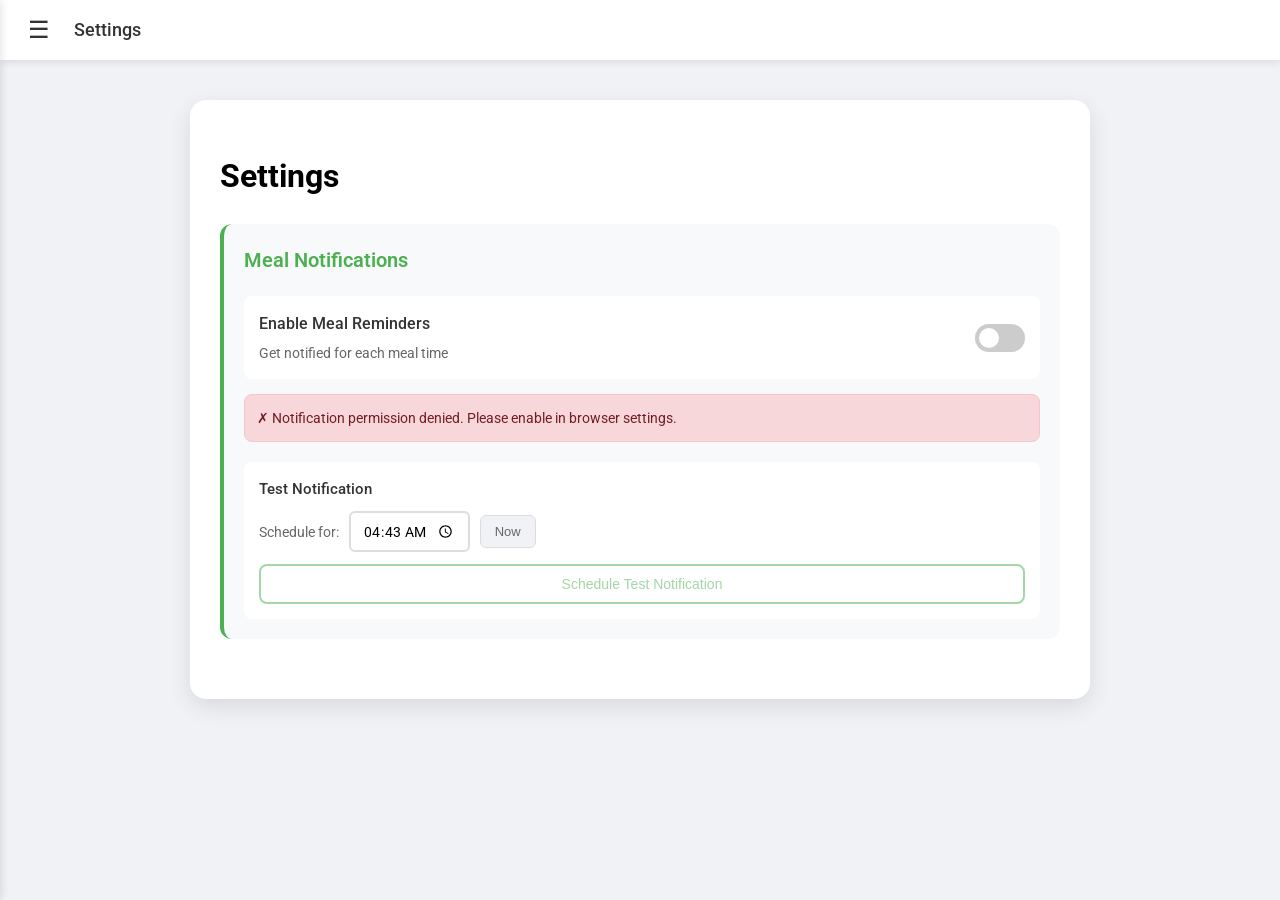
<file: settings.html>
<!DOCTYPE html>
<html lang="en">

<head>
    <meta charset="UTF-8">
    <meta name="viewport" content="width=device-width, initial-scale=1.0">
    <link rel="manifest" href="site.webmanifest">
    <title>Settings - Diet Schedule</title>

    <!-- Icons -->
    <link rel="icon" href="favicon.ico" sizes="any">
    <link rel="icon" href="icon-192.png" type="image/png" sizes="192x192">
    <link rel="apple-touch-icon" href="apple-touch-icon.png">

    <!-- Shared Styles -->
    <link rel="stylesheet" href="styles.css">
</head>

<body>
    <!-- Header -->
    <div class="header">
        <button class="menu-btn" id="menuBtn" aria-label="Open menu">☰</button>
        <div class="header-title">Settings</div>
    </div>

    <!-- Sidebar Navigation -->
    <div class="sidebar" id="sidebar">
        <div class="sidebar-header">
            <h2>Menu</h2>
        </div>
        <nav>
            <ul class="sidebar-nav">
                <li><a href="index.html">Schedule</a></li>
                <li><a href="recipes.html">Recipes</a></li>
                <li><a href="settings.html" class="active">Settings</a></li>
            </ul>
        </nav>
    </div>

    <!-- Overlay (for closing sidebar) -->
    <div class="overlay" id="overlay"></div>

    <!-- Main Content -->
    <div class="content">
        <div class="container">
            <h1>Settings</h1>

            <!-- Notifications Section -->
            <div class="settings-section">
                <h2>Meal Notifications</h2>

                <!-- Master Toggle -->
                <div class="setting-item">
                    <div class="setting-info">
                        <h3>Enable Meal Reminders</h3>
                        <p>Get notified for each meal time</p>
                    </div>
                    <label class="toggle-switch">
                        <input type="checkbox" id="notificationsToggle">
                        <span class="slider"></span>
                    </label>
                </div>

                <!-- Permission Status -->
                <div id="permissionStatus" class="status-message hidden"></div>

                <!-- Notification Preview/Test -->
                <div class="test-notification-section">
                    <h3 style="margin-bottom: 10px;">Test Notification</h3>
                    <div class="test-notification-controls">
                        <div class="time-input-group">
                            <label for="testNotificationTime">Schedule for:</label>
                            <input type="time" id="testNotificationTime" class="time-input">
                            <button id="setCurrentTime" class="small-btn" title="Set to current time">Now</button>
                        </div>
                        <button id="testNotification" class="secondary-btn">
                            Schedule Test Notification
                        </button>
                    </div>
                    <div id="testNotificationInfo" class="test-info hidden"></div>
                </div>

                <!-- Individual Meal Controls -->
                <div id="mealTogglesContainer" class="meal-toggles-container hidden">
                    <h3 style="margin-top: 2rem; margin-bottom: 1rem;">Individual Meal Reminders</h3>
                    <div id="mealToggles"></div>
                </div>
            </div>
        </div>
    </div>

    <!-- Shared App Functionality -->
    <script src="app.js"></script>
    <script src="notifications.js"></script>
    <script src="settings.js"></script>
</body>

</html>
</file>
<file: styles.css>
/* Common Styles for Diet App */

@import url('https://fonts.googleapis.com/css2?family=Roboto:wght@400;500;600&display=swap');

/* Base Styles */
* {
    box-sizing: border-box;
}

body {
    font-family: 'Roboto', sans-serif;
    margin: 0;
    background-color: #f0f2f5;
    line-height: 1.6;
}

/* Header */
.header {
    position: fixed;
    top: 0;
    left: 0;
    right: 0;
    height: 60px;
    background-color: #fff;
    box-shadow: 0 2px 8px rgba(0, 0, 0, 0.1);
    display: flex;
    align-items: center;
    padding: 0 20px;
    z-index: 1000;
}

.menu-btn {
    background: none;
    border: none;
    font-size: 24px;
    cursor: pointer;
    padding: 8px;
    color: #333;
    display: flex;
    align-items: center;
    justify-content: center;
}

.header-title {
    margin-left: 16px;
    font-size: 18px;
    font-weight: 500;
    color: #333;
}

/* Sidebar Navigation */
.sidebar {
    position: fixed;
    top: 0;
    left: -280px;
    width: 280px;
    height: 100%;
    background-color: #fff;
    box-shadow: 2px 0 8px rgba(0, 0, 0, 0.1);
    transition: left 0.3s ease;
    z-index: 1001;
    overflow-y: auto;
}

.sidebar.open {
    left: 0;
}

.sidebar-header {
    padding: 20px;
    background-color: #4CAF50;
    color: white;
}

.sidebar-header h2 {
    margin: 0;
    font-size: 20px;
}

.sidebar-nav {
    padding: 0;
    margin: 0;
    list-style: none;
}

.sidebar-nav li {
    border-bottom: 1px solid #e9ecef;
}

.sidebar-nav a {
    display: block;
    padding: 16px 20px;
    color: #333;
    text-decoration: none;
    transition: background-color 0.2s ease;
}

.sidebar-nav a:hover {
    background-color: #f8f9fa;
}

.sidebar-nav a.active {
    background-color: #4CAF50;
    color: white;
}

/* Overlay */
.overlay {
    position: fixed;
    top: 0;
    left: 0;
    right: 0;
    bottom: 0;
    background-color: rgba(0, 0, 0, 0.5);
    opacity: 0;
    visibility: hidden;
    transition: opacity 0.3s ease, visibility 0.3s ease;
    z-index: 999;
}

.overlay.open {
    opacity: 1;
    visibility: visible;
}

/* Content Area */
.content {
    margin-top: 80px;
    padding: 20px;
    display: flex;
    justify-content: center;
}

.container {
    max-width: 900px;
    width: 100%;
    padding: 30px;
    background-color: #ffffff;
    border-radius: 16px;
    box-shadow: 0 8px 24px rgba(0, 0, 0, 0.1);
}

/* Meal Section Styles */
.meal-section {
    margin-bottom: 30px;
    padding: 20px;
    background-color: #f8f9fa;
    border-radius: 12px;
    border-left: 4px solid #4CAF50;
}

.meal-section h2 {
    margin: 0 0 15px 0;
    color: #4CAF50;
    font-size: 20px;
    font-weight: 600;
}

.meal-section h3 {
    margin: 15px 0 10px 0;
    color: #333;
    font-size: 16px;
    font-weight: 500;
}

.meal-option {
    margin-bottom: 15px;
    padding: 12px;
    background-color: #fff;
    border-radius: 8px;
    border: 1px solid #e9ecef;
}

.meal-option p {
    margin: 0;
    color: #555;
    font-size: 14px;
}

.or-divider {
    text-align: center;
    margin: 10px 0;
    color: #999;
    font-style: italic;
}

/* Recipe Cards */
.recipe-grid {
    display: grid;
    grid-template-columns: repeat(auto-fill, minmax(250px, 1fr));
    gap: 20px;
    margin-top: 20px;
}

.recipe-card {
    background-color: #fff;
    border-radius: 12px;
    padding: 20px;
    box-shadow: 0 4px 12px rgba(0, 0, 0, 0.1);
    cursor: pointer;
    transition: transform 0.2s ease, box-shadow 0.2s ease;
    border-left: 4px solid #4CAF50;
    position: relative;
}

.recipe-card:hover {
    transform: translateY(-4px);
    box-shadow: 0 8px 20px rgba(0, 0, 0, 0.15);
}

.recipe-card.favorited {
    border-left: 4px solid #FF6B6B;
}

.recipe-card-header {
    display: flex;
    justify-content: space-between;
    align-items: flex-start;
    margin-bottom: 10px;
}

.recipe-card h3 {
    margin: 0;
    color: #333;
    font-size: 18px;
    font-weight: 500;
    flex: 1;
    padding-right: 10px;
}

.favorite-btn {
    background: none;
    border: none;
    cursor: pointer;
    font-size: 24px;
    padding: 0;
    line-height: 1;
    transition: transform 0.2s ease;
    flex-shrink: 0;
}

.favorite-btn:hover {
    transform: scale(1.2);
}

.favorite-btn.favorited {
    color: #FF6B6B;
}

.favorite-badge {
    position: absolute;
    top: 10px;
    right: 10px;
    background-color: #FF6B6B;
    color: white;
    padding: 4px 8px;
    border-radius: 12px;
    font-size: 11px;
    font-weight: 600;
    text-transform: uppercase;
}

.recipe-category {
    display: inline-block;
    padding: 4px 12px;
    background-color: #4CAF50;
    color: white;
    border-radius: 12px;
    font-size: 12px;
    font-weight: 500;
    margin-bottom: 8px;
}

.category-salad {
    background-color: #4CAF50;
}

.category-soup {
    background-color: #FF9800;
}

.category-raita {
    background-color: #2196F3;
}

/* No Results Message */
.no-results {
    text-align: center;
    padding: 40px 20px;
    color: #999;
}

.no-results h3 {
    color: #666;
    margin-bottom: 10px;
}

/* Search Match Highlighting */
.search-match {
    background-color: #FFEB3B;
    padding: 2px 4px;
    border-radius: 3px;
    font-weight: 500;
}

/* Search Bar */
.search-container {
    margin-bottom: 20px;
}

.search-bar {
    width: 100%;
    padding: 12px 15px;
    padding-left: 40px;
    font-size: 16px;
    border: 2px solid #e9ecef;
    border-radius: 25px;
    box-sizing: border-box;
    transition: border-color 0.3s ease;
    background-image: url("data:image/svg+xml,%3Csvg xmlns='http://www.w3.org/2000/svg' width='18' height='18' viewBox='0 0 24 24' fill='none' stroke='%23999' stroke-width='2'%3E%3Ccircle cx='11' cy='11' r='8'/%3E%3Cpath d='m21 21-4.35-4.35'/%3E%3C/svg%3E");
    background-repeat: no-repeat;
    background-position: 12px center;
    background-size: 18px 18px;
    -webkit-appearance: none;
    appearance: none;
}

.search-bar:focus {
    outline: none;
    border-color: #4CAF50;
}

.search-bar::placeholder {
    color: #999;
    font-size: 15px;
}

/* Category Filter */
.category-filter {
    display: flex;
    gap: 10px;
    margin-bottom: 20px;
    flex-wrap: wrap;
}

.filter-btn {
    padding: 10px 20px;
    border: 2px solid #4CAF50;
    background-color: white;
    color: #4CAF50;
    border-radius: 20px;
    cursor: pointer;
    font-size: 14px;
    font-weight: 500;
    transition: all 0.3s ease;
}

.filter-btn:hover,
.filter-btn.active {
    background-color: #4CAF50;
    color: white;
}

.filter-btn.favorites {
    border-color: #FF6B6B;
    color: #FF6B6B;
}

.filter-btn.favorites:hover,
.filter-btn.favorites.active {
    background-color: #FF6B6B;
    color: white;
}

/* Recipe Detail Page */
.recipe-detail {
    padding: 20px 0;
}

.recipe-detail h1 {
    color: #333;
    margin-bottom: 10px;
}

.recipe-detail .ingredients,
.recipe-detail .instructions {
    margin-top: 30px;
}

.recipe-detail h2 {
    color: #4CAF50;
    font-size: 22px;
    margin-bottom: 15px;
    padding-bottom: 10px;
    border-bottom: 2px solid #e9ecef;
}

.recipe-detail ul,
.recipe-detail ol {
    padding-left: 20px;
}

.recipe-detail li {
    margin-bottom: 10px;
    color: #555;
}

.back-btn {
    display: inline-block;
    padding: 10px 20px;
    background-color: #4CAF50;
    color: white;
    border: none;
    border-radius: 8px;
    cursor: pointer;
    font-size: 14px;
    font-weight: 500;
    text-decoration: none;
    transition: background-color 0.3s ease;
    margin-bottom: 20px;
}

.back-btn:hover {
    background-color: #45a049;
}

/* Guidelines Section */
.guidelines {
    margin-top: 30px;
    padding: 20px;
    background-color: #fff3cd;
    border-radius: 12px;
    border-left: 4px solid #ffc107;
}

.guidelines h2 {
    color: #856404;
    margin-top: 0;
}

.guidelines ul {
    padding-left: 20px;
}

.guidelines li {
    margin-bottom: 8px;
    color: #856404;
}

/* Install Button */
#installBtn {
    margin-top: 20px;
    padding: 12px;
    width: 100%;
    background-color: #4CAF50;
    color: white;
    border: none;
    border-radius: 8px;
    cursor: pointer;
    font-size: 16px;
    font-weight: 500;
    transition: background-color 0.3s ease;
}

#installBtn:hover {
    background-color: #45a049;
}

/* Responsive Design */
@media (min-width: 768px) {
    .content {
        min-height: calc(100vh - 80px);
        align-items: flex-start;
    }
}

@media (max-width: 600px) {
    .container {
        padding: 20px;
    }

    .recipe-grid {
        grid-template-columns: 1fr;
    }

    .meal-section {
        padding: 15px;
    }

    .search-bar {
        padding: 10px 12px;
        padding-left: 38px;
        font-size: 15px;
    }

    .search-bar::placeholder {
        font-size: 14px;
    }

    .category-filter {
        gap: 8px;
    }

    .filter-btn {
        padding: 8px 16px;
        font-size: 13px;
    }
}

/* ============================================================================
   Settings Page Styles
   ============================================================================ */

.settings-section {
    margin-bottom: 30px;
    padding: 20px;
    background-color: #f8f9fa;
    border-radius: 12px;
    border-left: 4px solid #4CAF50;
}

.settings-section h2 {
    margin: 0 0 20px 0;
    color: #4CAF50;
    font-size: 20px;
    font-weight: 600;
}

.setting-item {
    display: flex;
    justify-content: space-between;
    align-items: center;
    padding: 15px;
    background-color: #fff;
    border-radius: 8px;
    margin-bottom: 15px;
}

.setting-info h3 {
    margin: 0 0 5px 0;
    font-size: 16px;
    color: #333;
    font-weight: 500;
}

.setting-info p {
    margin: 0;
    font-size: 14px;
    color: #666;
}

/* Toggle Switch (iOS Style) */
.toggle-switch {
    position: relative;
    display: inline-block;
    width: 50px;
    height: 28px;
}

.toggle-switch input {
    opacity: 0;
    width: 0;
    height: 0;
}

.slider {
    position: absolute;
    cursor: pointer;
    top: 0;
    left: 0;
    right: 0;
    bottom: 0;
    background-color: #ccc;
    transition: 0.3s;
    border-radius: 28px;
}

.slider:before {
    position: absolute;
    content: "";
    height: 20px;
    width: 20px;
    left: 4px;
    bottom: 4px;
    background-color: white;
    transition: 0.3s;
    border-radius: 50%;
}

input:checked + .slider {
    background-color: #4CAF50;
}

input:checked + .slider:before {
    transform: translateX(22px);
}

/* Status Messages */
.status-message {
    padding: 12px;
    border-radius: 8px;
    margin-bottom: 15px;
    font-size: 14px;
}

.status-message.granted {
    background-color: #d4edda;
    color: #155724;
    border: 1px solid #c3e6cb;
}

.status-message.denied {
    background-color: #f8d7da;
    color: #721c24;
    border: 1px solid #f5c6cb;
}

.status-message.default {
    background-color: #fff3cd;
    color: #856404;
    border: 1px solid #ffc107;
}

.status-message.hidden {
    display: none;
}

/* Secondary Button */
.secondary-btn {
    padding: 10px 20px;
    background-color: #fff;
    color: #4CAF50;
    border: 2px solid #4CAF50;
    border-radius: 8px;
    cursor: pointer;
    font-size: 14px;
    font-weight: 500;
    transition: all 0.3s ease;
}

.secondary-btn:hover {
    background-color: #4CAF50;
    color: white;
}

.secondary-btn:disabled {
    opacity: 0.5;
    cursor: not-allowed;
}

/* Meal Toggles Container */
.meal-toggles-container {
    margin-top: 20px;
}

.meal-toggles-container.hidden {
    display: none;
}

.meal-toggles-container h3 {
    color: #333;
    font-size: 16px;
    font-weight: 500;
}

.meal-toggle-item {
    display: flex;
    justify-content: space-between;
    align-items: center;
    padding: 12px 15px;
    background-color: #fff;
    border-radius: 8px;
    margin-bottom: 10px;
    border-left: 3px solid transparent;
    transition: all 0.2s ease;
}

.meal-toggle-item:hover {
    box-shadow: 0 2px 8px rgba(0, 0, 0, 0.05);
}

.meal-toggle-item.disabled {
    opacity: 0.6;
}

.meal-toggle-info {
    display: flex;
    align-items: center;
    gap: 12px;
}

.meal-emoji {
    font-size: 24px;
}

.meal-details {
    display: flex;
    flex-direction: column;
}

.meal-name {
    font-size: 15px;
    font-weight: 500;
    color: #333;
    margin: 0;
}

.meal-time {
    font-size: 13px;
    color: #666;
    margin: 2px 0 0 0;
}

/* Test Notification Section */
.test-notification-section {
    margin-top: 20px;
    padding: 15px;
    background-color: #fff;
    border-radius: 8px;
}

.test-notification-section h3 {
    font-size: 15px;
    color: #333;
    font-weight: 500;
    margin: 0 0 10px 0;
}

.test-notification-controls {
    display: flex;
    flex-direction: column;
    gap: 12px;
}

.time-input-group {
    display: flex;
    align-items: center;
    gap: 10px;
    flex-wrap: wrap;
}

.time-input-group label {
    font-size: 14px;
    color: #666;
}

.time-input {
    padding: 8px 12px;
    border: 2px solid #ddd;
    border-radius: 6px;
    font-size: 14px;
    font-family: 'Roboto', sans-serif;
    min-width: 120px;
}

.time-input:focus {
    outline: none;
    border-color: #4CAF50;
}

.small-btn {
    padding: 8px 14px;
    background-color: #f0f2f5;
    color: #666;
    border: 1px solid #ddd;
    border-radius: 6px;
    cursor: pointer;
    font-size: 13px;
    font-weight: 500;
    transition: all 0.2s ease;
}

.small-btn:hover {
    background-color: #e0e2e5;
    border-color: #ccc;
}

.test-info {
    margin-top: 10px;
    padding: 10px 12px;
    background-color: #e8f5e9;
    border-left: 3px solid #4CAF50;
    border-radius: 4px;
    font-size: 13px;
    color: #2e7d32;
}

.test-info.hidden {
    display: none;
}

.test-info.scheduled {
    background-color: #e3f2fd;
    border-left-color: #2196F3;
    color: #1565c0;
}

@media (max-width: 600px) {
    .time-input-group {
        width: 100%;
    }

    .time-input {
        flex: 1;
        min-width: 100px;
    }
}
</file>
